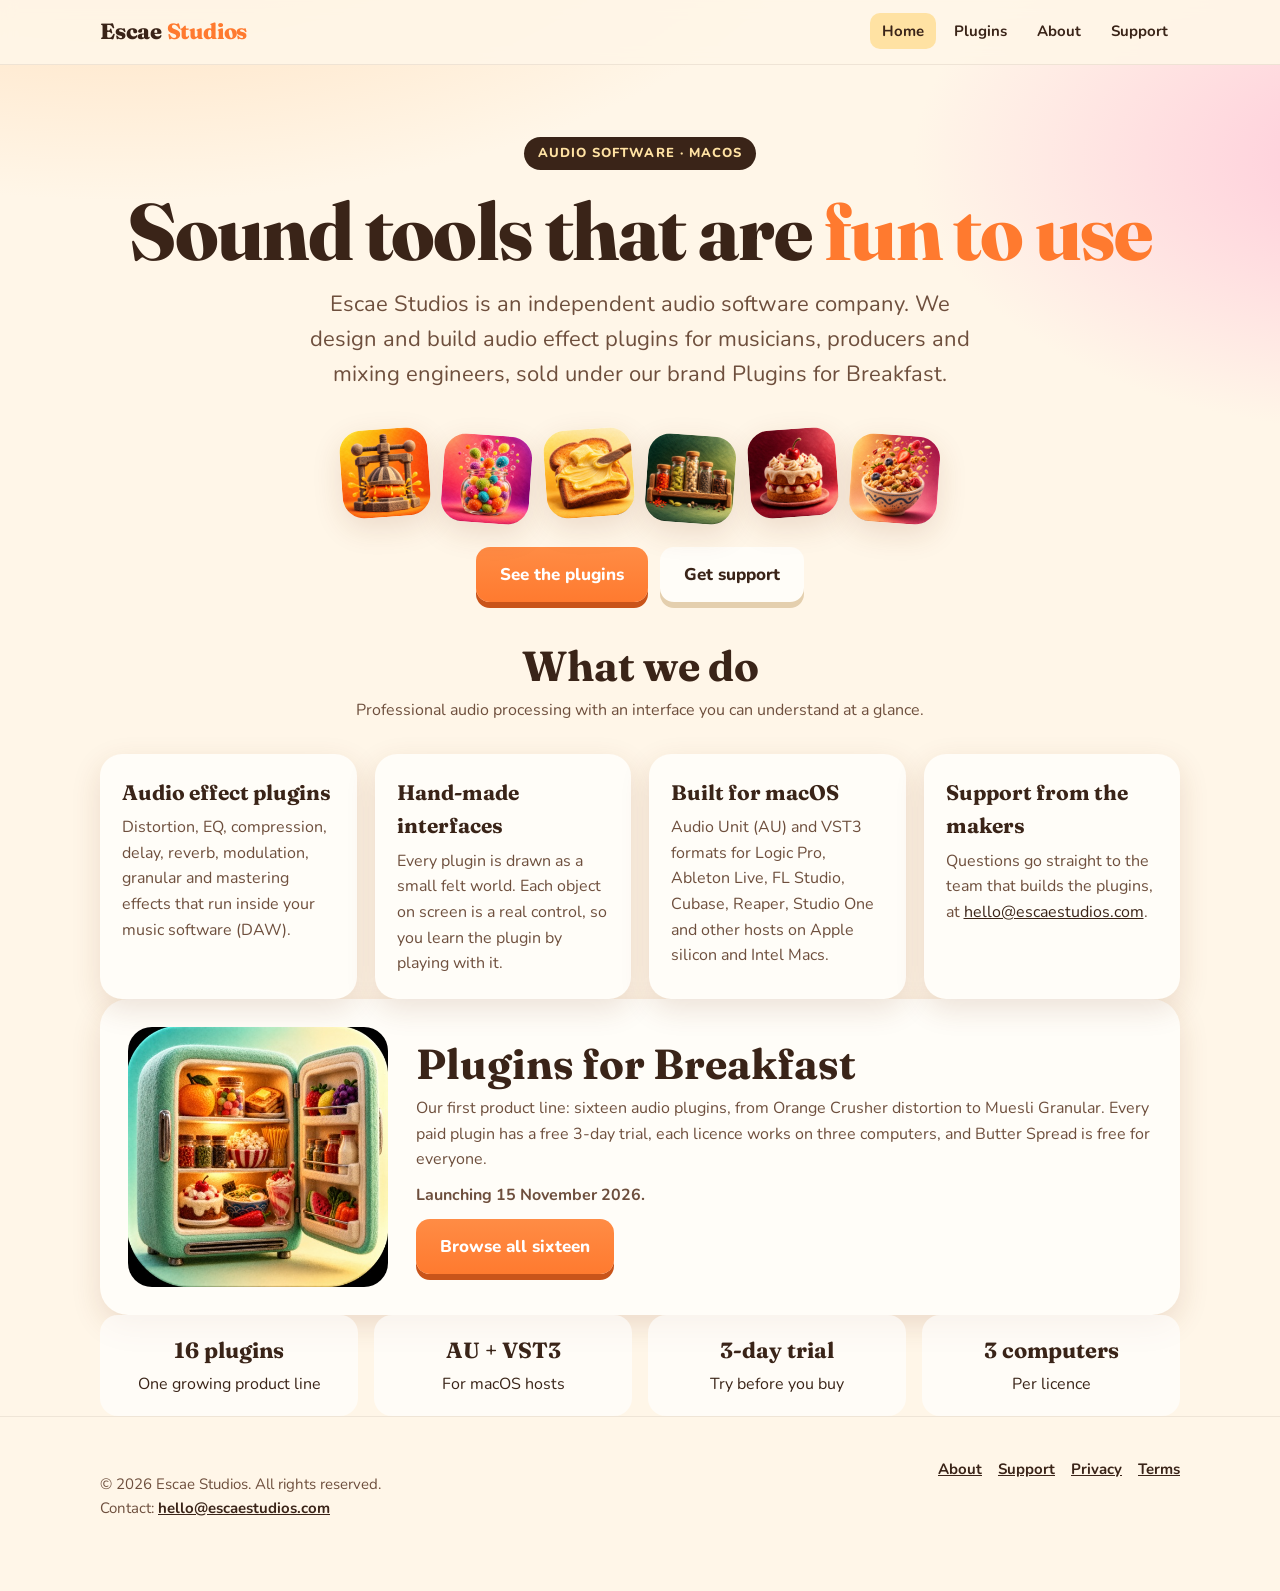
<file: index.html>
<!doctype html>
<html lang="en">
<head>
<meta charset="utf-8">
<meta name="viewport" content="width=device-width, initial-scale=1">
<title>Escae Studios · Audio software for music makers</title>
<meta name="description" content="Escae Studios is an independent audio software company. We make Plugins for Breakfast, a range of AU and VST3 audio effect plugins for macOS.">
<link rel="icon" href="img/orange-crusher.jpg">
<link rel="preconnect" href="https://fonts.googleapis.com">
<link rel="preconnect" href="https://fonts.gstatic.com" crossorigin>
<link href="https://fonts.googleapis.com/css2?family=Fraunces:opsz,wght@9..144,600;9..144,800&family=Nunito:wght@400;600;700;800&display=swap" rel="stylesheet">
<link rel="stylesheet" href="style.css">
</head>
<body>
<header class="topbar">
  <div class="wrap">
    <a class="brand" href="./">Escae <span>Studios</span></a>
    <nav aria-label="Main"><ul>
      <li><a href="./" aria-current="page">Home</a></li>
      <li><a href="plugins.html">Plugins</a></li>
      <li><a href="about.html">About</a></li>
      <li><a href="support.html">Support</a></li>
    </ul></nav>
  </div>
</header>

<main>
  <section class="hero wrap">
    <span class="badge">Audio software · macOS</span>
    <h1>Sound tools that are <span>fun to use</span></h1>
    <p class="lede">Escae Studios is an independent audio software company. We design and build audio effect plugins for musicians, producers and mixing engineers, sold under our brand Plugins for Breakfast.</p>
    <div class="hero-icons" aria-hidden="true">
      <img src="img/orange-crusher.jpg" alt="">
      <img src="img/popping-candy.jpg" alt="">
      <img src="img/butter-spread.jpg" alt="">
      <img src="img/spice-shelf.jpg" alt="">
      <img src="img/cherry-on-the-top.jpg" alt="">
      <img src="img/muesli-granular.jpg" alt="">
    </div>
    <div class="cta">
      <a class="btn" href="plugins.html">See the plugins</a>
      <a class="btn ghost" href="support.html">Get support</a>
    </div>
  </section>

  <section class="wrap">
    <h2 class="center">What we do</h2>
    <p class="sub center">Professional audio processing with an interface you can understand at a glance.</p>
    <div class="cards">
      <div class="card"><h3>Audio effect plugins</h3><p>Distortion, EQ, compression, delay, reverb, modulation, granular and mastering effects that run inside your music software (DAW).</p></div>
      <div class="card"><h3>Hand-made interfaces</h3><p>Every plugin is drawn as a small felt world. Each object on screen is a real control, so you learn the plugin by playing with it.</p></div>
      <div class="card"><h3>Built for macOS</h3><p>Audio Unit (AU) and VST3 formats for Logic Pro, Ableton Live, FL Studio, Cubase, Reaper, Studio One and other hosts on Apple silicon and Intel Macs.</p></div>
      <div class="card"><h3>Support from the makers</h3><p>Questions go straight to the team that builds the plugins, at <a href="mailto:hello@escaestudios.com">hello@escaestudios.com</a>.</p></div>
    </div>
  </section>

  <section class="wrap">
    <div class="split">
      <img src="img/full-fridge.jpg" alt="Full Fridge Bundle artwork: a felt fridge packed with every plugin">
      <div>
        <h2>Plugins for Breakfast</h2>
        <p>Our first product line: sixteen audio plugins, from Orange Crusher distortion to Muesli Granular. Every paid plugin has a free 3-day trial, each licence works on three computers, and Butter Spread is free for everyone.</p>
        <p><b>Launching 15 November 2026.</b></p>
        <a class="btn" href="plugins.html">Browse all sixteen</a>
      </div>
    </div>
  </section>

  <section class="wrap">
    <div class="facts">
      <div class="fact"><b>16 plugins</b>One growing product line</div>
      <div class="fact"><b>AU + VST3</b>For macOS hosts</div>
      <div class="fact"><b>3-day trial</b>Try before you buy</div>
      <div class="fact"><b>3 computers</b>Per licence</div>
    </div>
  </section>
</main>

<footer>
  <div class="wrap">
    <p>© 2026 Escae Studios. All rights reserved.<br>Contact: <a href="mailto:hello@escaestudios.com">hello@escaestudios.com</a></p>
    <ul>
      <li><a href="about.html">About</a></li>
      <li><a href="support.html">Support</a></li>
      <li><a href="privacy.html">Privacy</a></li>
      <li><a href="terms.html">Terms</a></li>
    </ul>
  </div>
</footer>
</body>
</html>
</file>
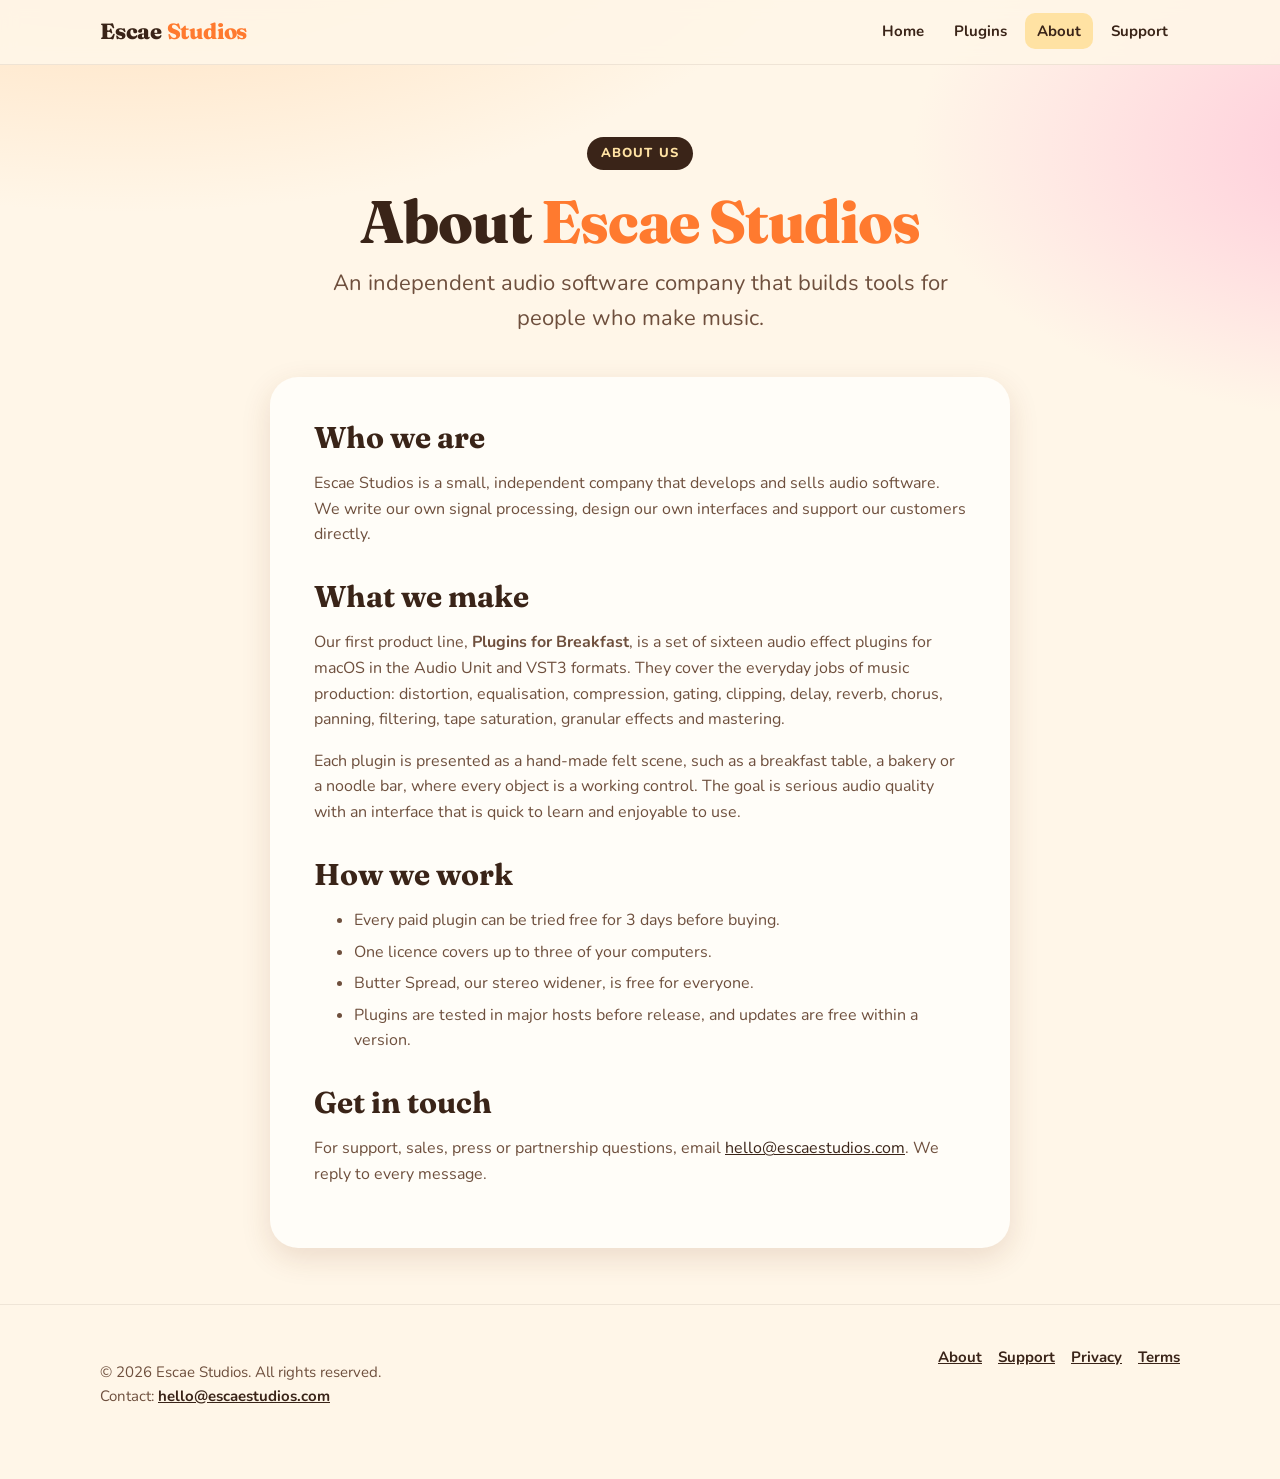
<file: about.html>
<!doctype html>
<html lang="en">
<head>
<meta charset="utf-8">
<meta name="viewport" content="width=device-width, initial-scale=1">
<title>About · Escae Studios</title>
<meta name="description" content="About Escae Studios, the independent audio software company behind Plugins for Breakfast.">
<link rel="icon" href="img/orange-crusher.jpg">
<link rel="preconnect" href="https://fonts.googleapis.com">
<link rel="preconnect" href="https://fonts.gstatic.com" crossorigin>
<link href="https://fonts.googleapis.com/css2?family=Fraunces:opsz,wght@9..144,600;9..144,800&family=Nunito:wght@400;600;700;800&display=swap" rel="stylesheet">
<link rel="stylesheet" href="style.css">
</head>
<body>
<header class="topbar">
  <div class="wrap">
    <a class="brand" href="./">Escae <span>Studios</span></a>
    <nav aria-label="Main"><ul>
      <li><a href="./">Home</a></li>
      <li><a href="plugins.html">Plugins</a></li>
      <li><a href="about.html" aria-current="page">About</a></li>
      <li><a href="support.html">Support</a></li>
    </ul></nav>
  </div>
</header>

<main>
  <section class="hero page-title wrap">
    <span class="badge">About us</span>
    <h1>About <span>Escae Studios</span></h1>
    <p class="lede">An independent audio software company that builds tools for people who make music.</p>
  </section>
  <section class="wrap narrow">
    <div class="prose">
      <h2>Who we are</h2>
      <p>Escae Studios is a small, independent company that develops and sells audio software. We write our own signal processing, design our own interfaces and support our customers directly.</p>
      <h2>What we make</h2>
      <p>Our first product line, <b>Plugins for Breakfast</b>, is a set of sixteen audio effect plugins for macOS in the Audio Unit and VST3 formats. They cover the everyday jobs of music production: distortion, equalisation, compression, gating, clipping, delay, reverb, chorus, panning, filtering, tape saturation, granular effects and mastering.</p>
      <p>Each plugin is presented as a hand-made felt scene, such as a breakfast table, a bakery or a noodle bar, where every object is a working control. The goal is serious audio quality with an interface that is quick to learn and enjoyable to use.</p>
      <h2>How we work</h2>
      <ul>
        <li>Every paid plugin can be tried free for 3 days before buying.</li>
        <li>One licence covers up to three of your computers.</li>
        <li>Butter Spread, our stereo widener, is free for everyone.</li>
        <li>Plugins are tested in major hosts before release, and updates are free within a version.</li>
      </ul>
      <h2>Get in touch</h2>
      <p>For support, sales, press or partnership questions, email <a href="mailto:hello@escaestudios.com">hello@escaestudios.com</a>. We reply to every message.</p>
    </div>
  </section>
</main>

<footer>
  <div class="wrap">
    <p>© 2026 Escae Studios. All rights reserved.<br>Contact: <a href="mailto:hello@escaestudios.com">hello@escaestudios.com</a></p>
    <ul>
      <li><a href="about.html">About</a></li>
      <li><a href="support.html">Support</a></li>
      <li><a href="privacy.html">Privacy</a></li>
      <li><a href="terms.html">Terms</a></li>
    </ul>
  </div>
</footer>
</body>
</html>
</file>
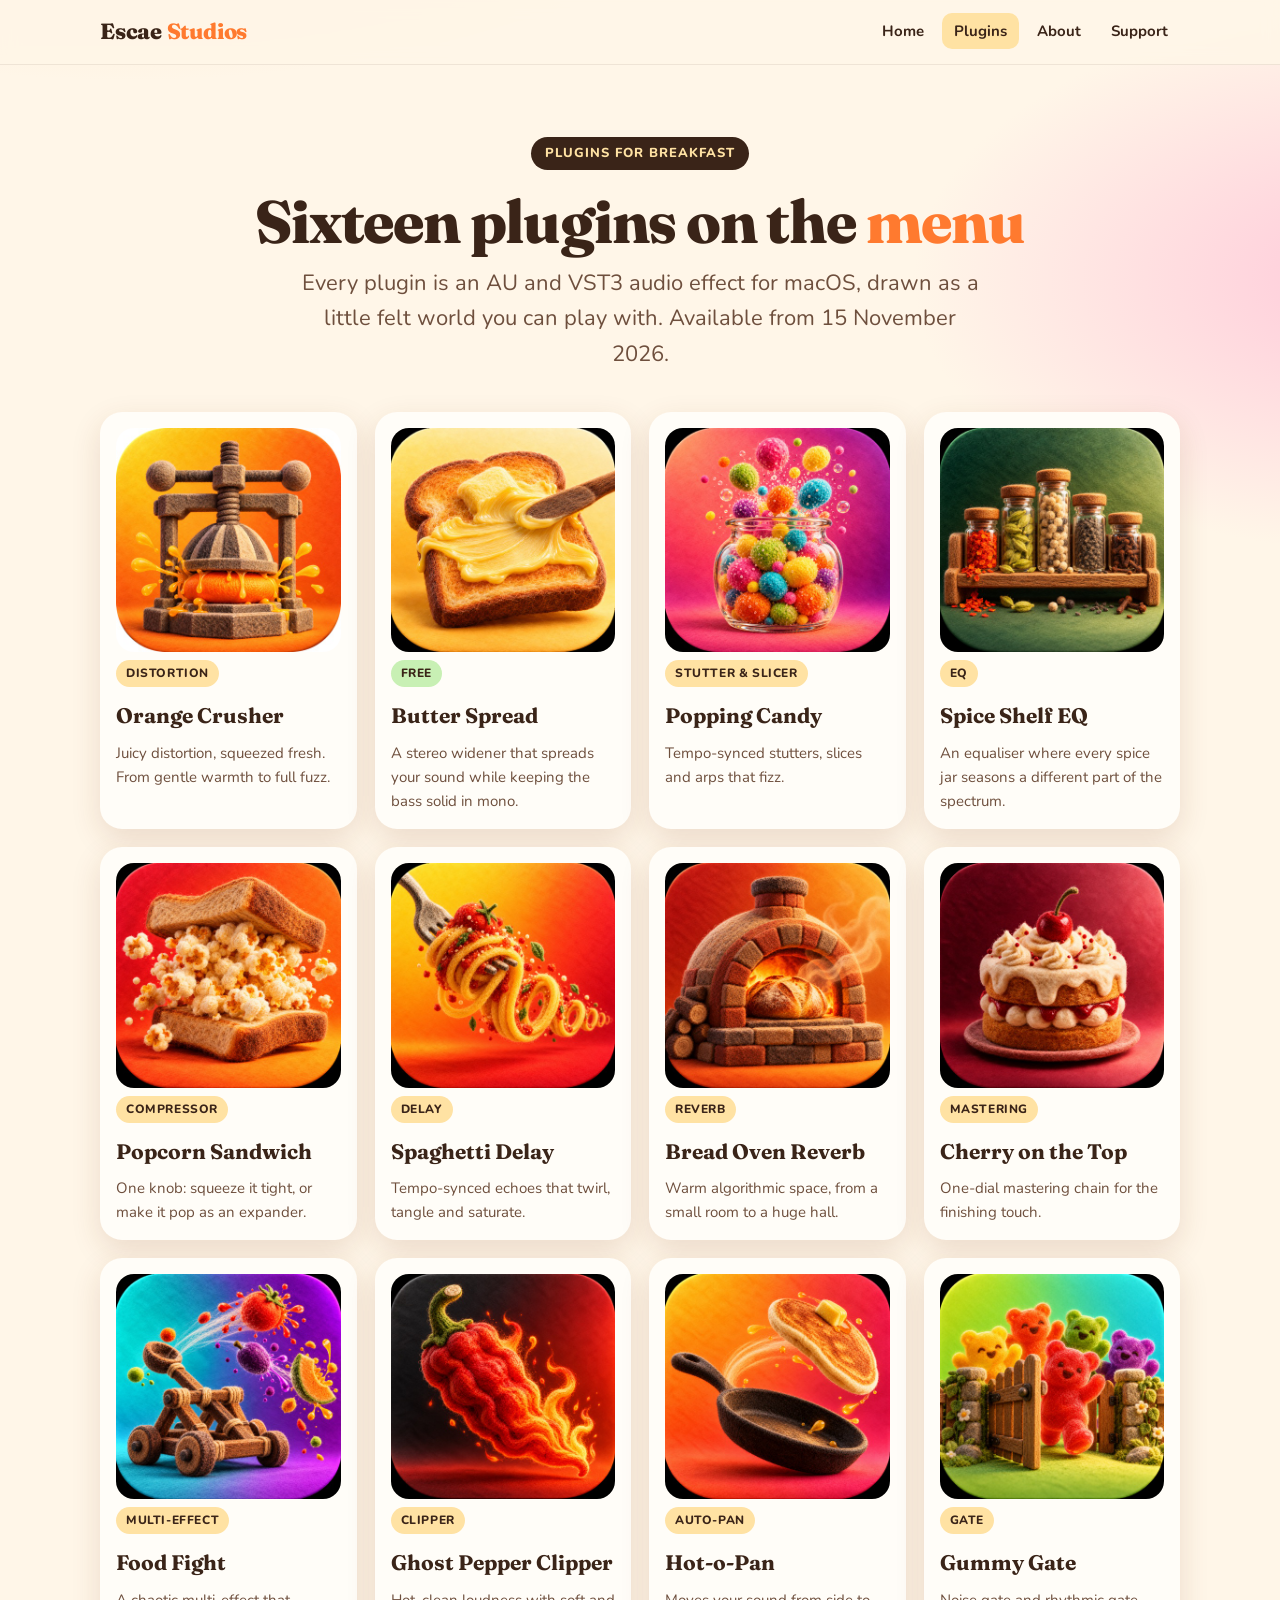
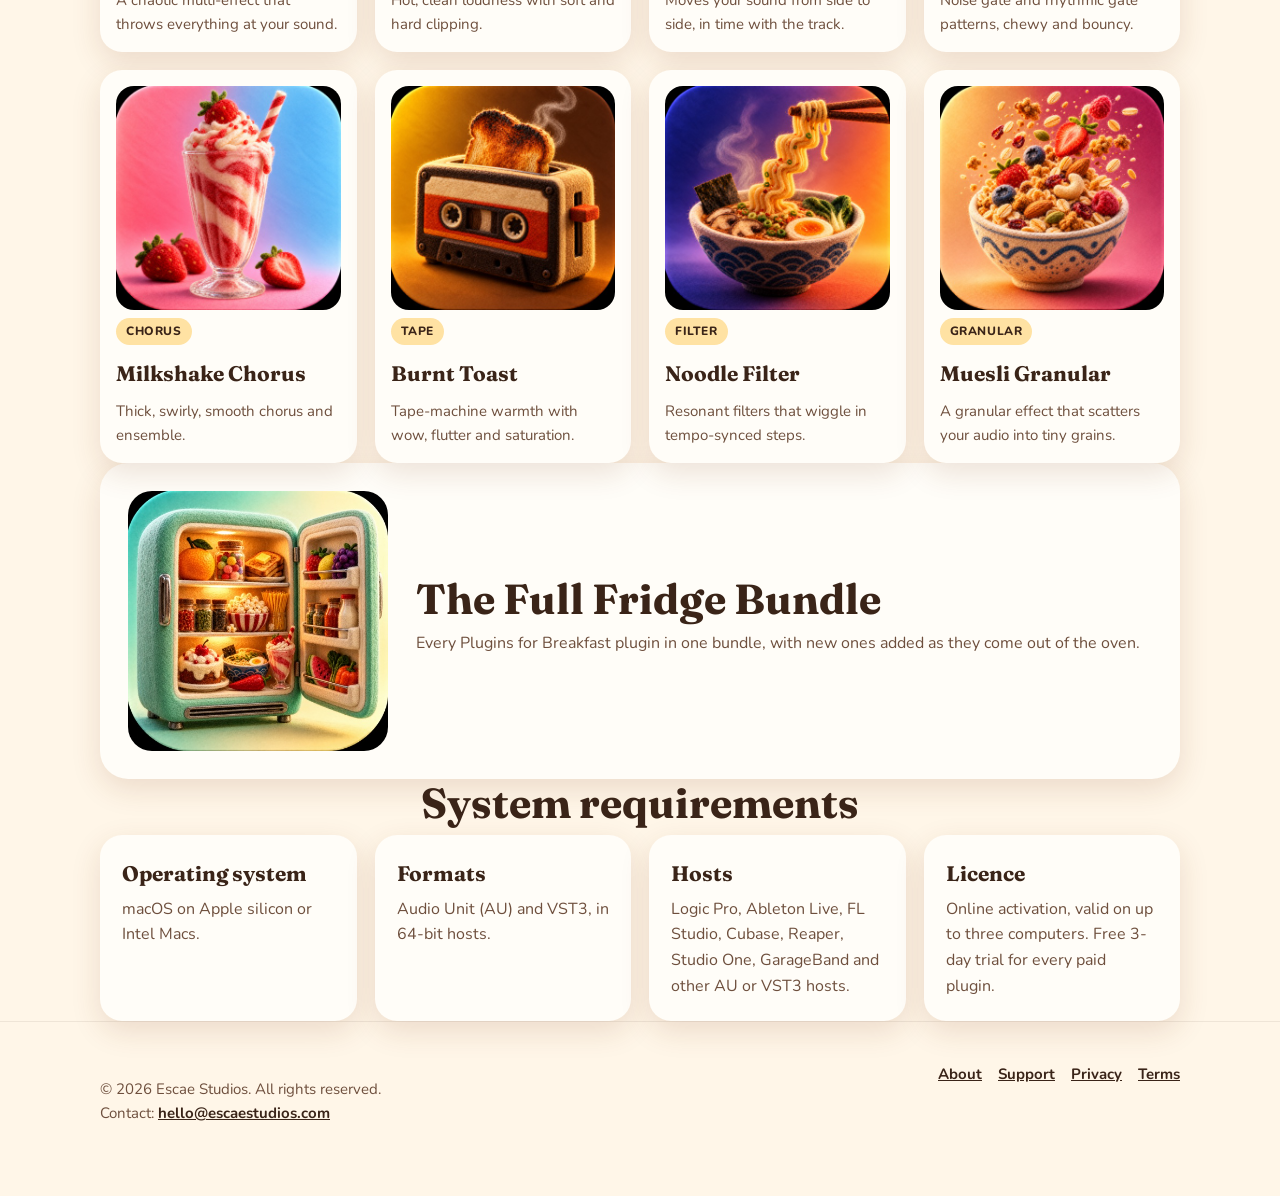
<file: plugins.html>
<!doctype html>
<html lang="en">
<head>
<meta charset="utf-8">
<meta name="viewport" content="width=device-width, initial-scale=1">
<title>Plugins · Escae Studios</title>
<meta name="description" content="The Plugins for Breakfast range by Escae Studios: sixteen AU and VST3 audio effect plugins for macOS.">
<link rel="icon" href="img/orange-crusher.jpg">
<link rel="preconnect" href="https://fonts.googleapis.com">
<link rel="preconnect" href="https://fonts.gstatic.com" crossorigin>
<link href="https://fonts.googleapis.com/css2?family=Fraunces:opsz,wght@9..144,600;9..144,800&family=Nunito:wght@400;600;700;800&display=swap" rel="stylesheet">
<link rel="stylesheet" href="style.css">
</head>
<body>
<header class="topbar">
  <div class="wrap">
    <a class="brand" href="./">Escae <span>Studios</span></a>
    <nav aria-label="Main"><ul>
      <li><a href="./">Home</a></li>
      <li><a href="plugins.html" aria-current="page">Plugins</a></li>
      <li><a href="about.html">About</a></li>
      <li><a href="support.html">Support</a></li>
    </ul></nav>
  </div>
</header>

<main>
  <section class="hero page-title wrap">
    <span class="badge">Plugins for Breakfast</span>
    <h1>Sixteen plugins on the <span>menu</span></h1>
    <p class="lede">Every plugin is an AU and VST3 audio effect for macOS, drawn as a little felt world you can play with. Available from 15 November 2026.</p>
  </section>
  <section class="wrap">
    <div class="menu">
      <article class="item"><img src="img/orange-crusher.jpg" alt="Orange Crusher artwork" loading="lazy"><span class="tag">Distortion</span><h3>Orange Crusher</h3><p>Juicy distortion, squeezed fresh. From gentle warmth to full fuzz.</p></article>
      <article class="item"><img src="img/butter-spread.jpg" alt="Butter Spread artwork" loading="lazy"><span class="tag free">Free</span><h3>Butter Spread</h3><p>A stereo widener that spreads your sound while keeping the bass solid in mono.</p></article>
      <article class="item"><img src="img/popping-candy.jpg" alt="Popping Candy artwork" loading="lazy"><span class="tag">Stutter &amp; slicer</span><h3>Popping Candy</h3><p>Tempo-synced stutters, slices and arps that fizz.</p></article>
      <article class="item"><img src="img/spice-shelf.jpg" alt="Spice Shelf EQ artwork" loading="lazy"><span class="tag">EQ</span><h3>Spice Shelf EQ</h3><p>An equaliser where every spice jar seasons a different part of the spectrum.</p></article>
      <article class="item"><img src="img/popcorn-sandwich.jpg" alt="Popcorn Sandwich artwork" loading="lazy"><span class="tag">Compressor</span><h3>Popcorn Sandwich</h3><p>One knob: squeeze it tight, or make it pop as an expander.</p></article>
      <article class="item"><img src="img/spaghetti-delay.jpg" alt="Spaghetti Delay artwork" loading="lazy"><span class="tag">Delay</span><h3>Spaghetti Delay</h3><p>Tempo-synced echoes that twirl, tangle and saturate.</p></article>
      <article class="item"><img src="img/bread-oven.jpg" alt="Bread Oven Reverb artwork" loading="lazy"><span class="tag">Reverb</span><h3>Bread Oven Reverb</h3><p>Warm algorithmic space, from a small room to a huge hall.</p></article>
      <article class="item"><img src="img/cherry-on-the-top.jpg" alt="Cherry on the Top artwork" loading="lazy"><span class="tag">Mastering</span><h3>Cherry on the Top</h3><p>One-dial mastering chain for the finishing touch.</p></article>
      <article class="item"><img src="img/food-fight.jpg" alt="Food Fight artwork" loading="lazy"><span class="tag">Multi-effect</span><h3>Food Fight</h3><p>A chaotic multi-effect that throws everything at your sound.</p></article>
      <article class="item"><img src="img/ghost-pepper.jpg" alt="Ghost Pepper Clipper artwork" loading="lazy"><span class="tag">Clipper</span><h3>Ghost Pepper Clipper</h3><p>Hot, clean loudness with soft and hard clipping.</p></article>
      <article class="item"><img src="img/hot-o-pan.jpg" alt="Hot-o-Pan artwork" loading="lazy"><span class="tag">Auto-pan</span><h3>Hot-o-Pan</h3><p>Moves your sound from side to side, in time with the track.</p></article>
      <article class="item"><img src="img/gummy-gate.jpg" alt="Gummy Gate artwork" loading="lazy"><span class="tag">Gate</span><h3>Gummy Gate</h3><p>Noise gate and rhythmic gate patterns, chewy and bouncy.</p></article>
      <article class="item"><img src="img/milkshake-chorus.jpg" alt="Milkshake Chorus artwork" loading="lazy"><span class="tag">Chorus</span><h3>Milkshake Chorus</h3><p>Thick, swirly, smooth chorus and ensemble.</p></article>
      <article class="item"><img src="img/burnt-toast.jpg" alt="Burnt Toast artwork" loading="lazy"><span class="tag">Tape</span><h3>Burnt Toast</h3><p>Tape-machine warmth with wow, flutter and saturation.</p></article>
      <article class="item"><img src="img/noodle-filter.jpg" alt="Noodle Filter artwork" loading="lazy"><span class="tag">Filter</span><h3>Noodle Filter</h3><p>Resonant filters that wiggle in tempo-synced steps.</p></article>
      <article class="item"><img src="img/muesli-granular.jpg" alt="Muesli Granular artwork" loading="lazy"><span class="tag">Granular</span><h3>Muesli Granular</h3><p>A granular effect that scatters your audio into tiny grains.</p></article>
    </div>
  </section>
  <section class="wrap">
    <div class="split">
      <img src="img/full-fridge.jpg" alt="Full Fridge Bundle artwork">
      <div>
        <h2>The Full Fridge Bundle</h2>
        <p>Every Plugins for Breakfast plugin in one bundle, with new ones added as they come out of the oven.</p>
      </div>
    </div>
  </section>
  <section class="wrap">
    <h2 class="center">System requirements</h2>
    <div class="cards">
      <div class="card"><h3>Operating system</h3><p>macOS on Apple silicon or Intel Macs.</p></div>
      <div class="card"><h3>Formats</h3><p>Audio Unit (AU) and VST3, in 64-bit hosts.</p></div>
      <div class="card"><h3>Hosts</h3><p>Logic Pro, Ableton Live, FL Studio, Cubase, Reaper, Studio One, GarageBand and other AU or VST3 hosts.</p></div>
      <div class="card"><h3>Licence</h3><p>Online activation, valid on up to three computers. Free 3-day trial for every paid plugin.</p></div>
    </div>
  </section>
</main>

<footer>
  <div class="wrap">
    <p>© 2026 Escae Studios. All rights reserved.<br>Contact: <a href="mailto:hello@escaestudios.com">hello@escaestudios.com</a></p>
    <ul>
      <li><a href="about.html">About</a></li>
      <li><a href="support.html">Support</a></li>
      <li><a href="privacy.html">Privacy</a></li>
      <li><a href="terms.html">Terms</a></li>
    </ul>
  </div>
</footer>
</body>
</html>
</file>
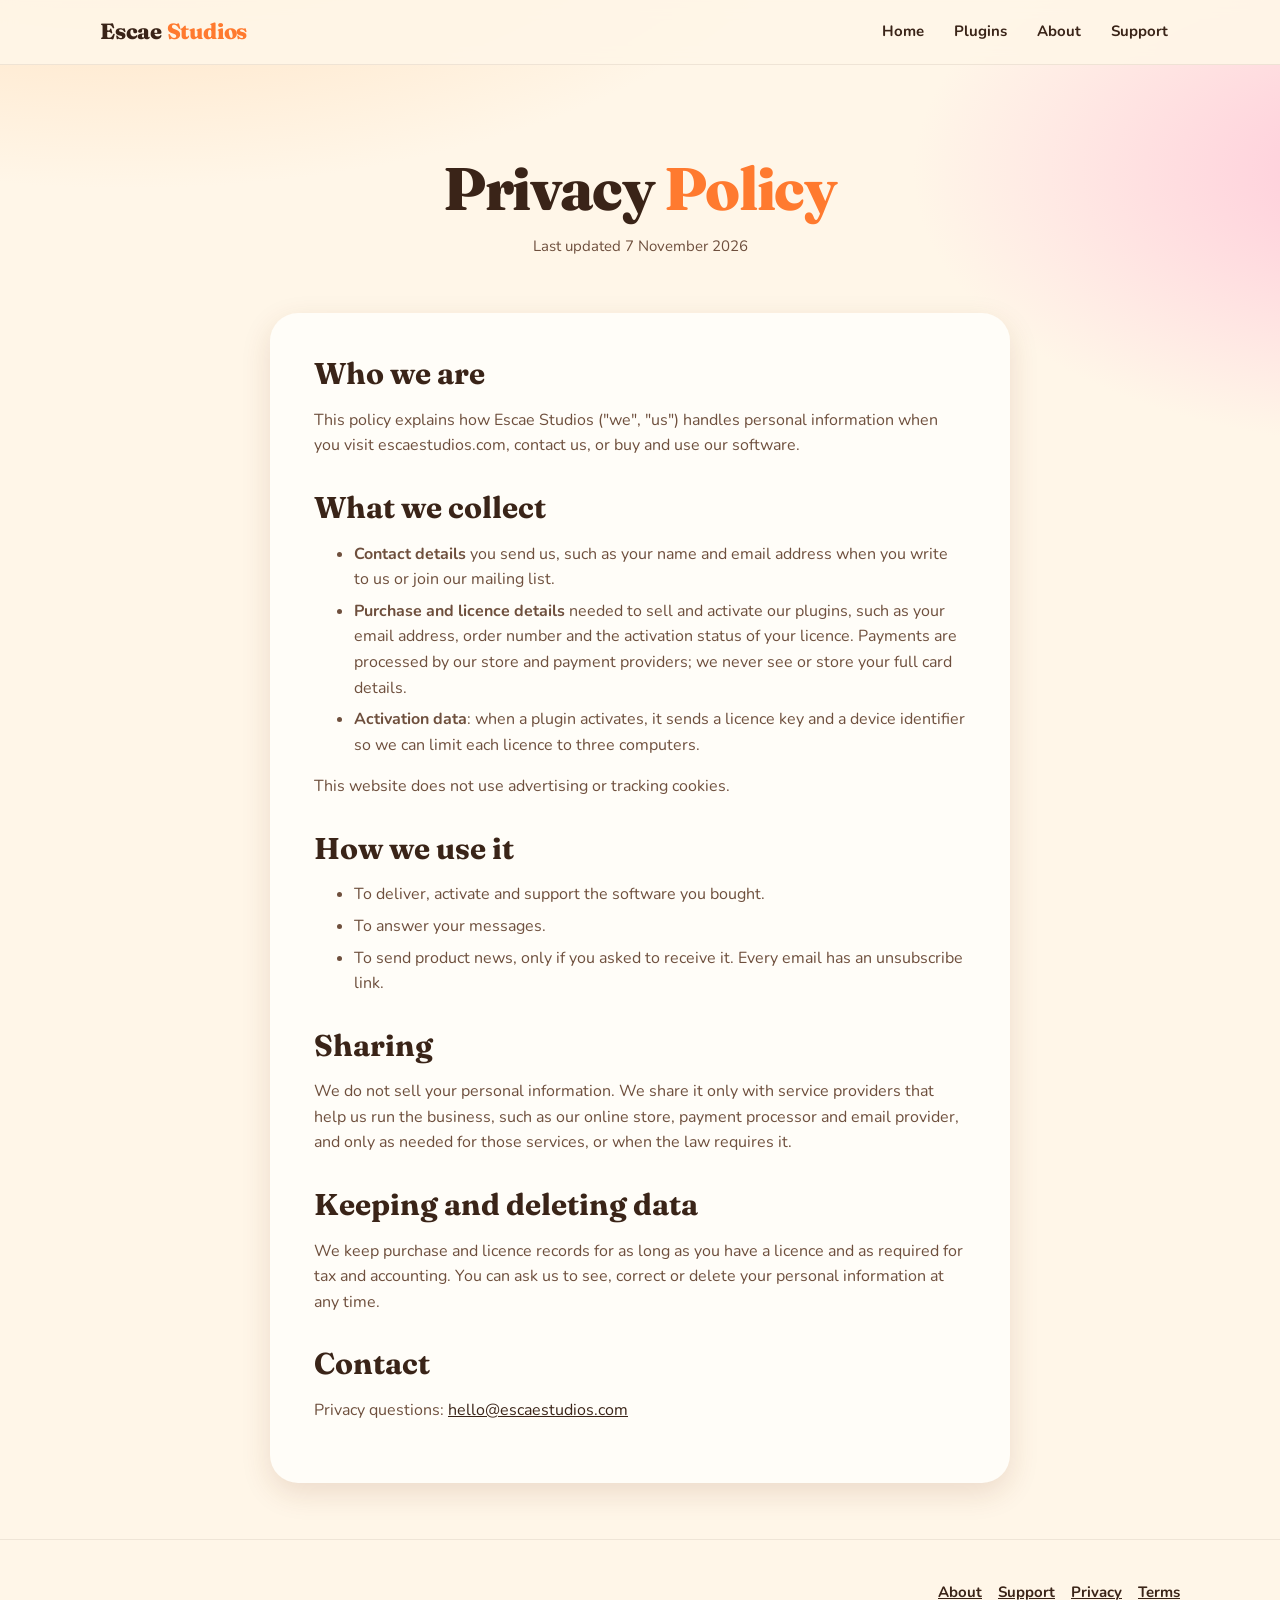
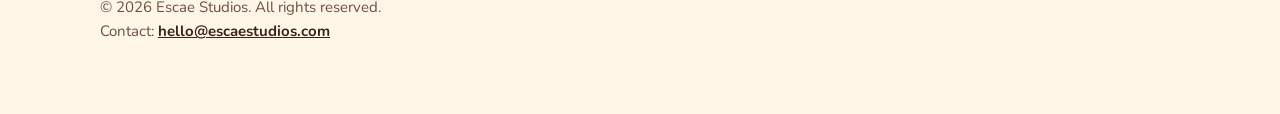
<file: privacy.html>
<!doctype html>
<html lang="en">
<head>
<meta charset="utf-8">
<meta name="viewport" content="width=device-width, initial-scale=1">
<title>Privacy Policy · Escae Studios</title>
<meta name="description" content="Privacy policy for Escae Studios and Plugins for Breakfast.">
<link rel="icon" href="img/orange-crusher.jpg">
<link rel="preconnect" href="https://fonts.googleapis.com">
<link rel="preconnect" href="https://fonts.gstatic.com" crossorigin>
<link href="https://fonts.googleapis.com/css2?family=Fraunces:opsz,wght@9..144,600;9..144,800&family=Nunito:wght@400;600;700;800&display=swap" rel="stylesheet">
<link rel="stylesheet" href="style.css">
</head>
<body>
<header class="topbar">
  <div class="wrap">
    <a class="brand" href="./">Escae <span>Studios</span></a>
    <nav aria-label="Main"><ul>
      <li><a href="./">Home</a></li>
      <li><a href="plugins.html">Plugins</a></li>
      <li><a href="about.html">About</a></li>
      <li><a href="support.html">Support</a></li>
    </ul></nav>
  </div>
</header>

<main>
  <section class="hero page-title wrap">
    <h1>Privacy <span>Policy</span></h1>
    <p class="meta">Last updated 7 November 2026</p>
  </section>
  <section class="wrap narrow">
    <div class="prose">
      <h2>Who we are</h2>
      <p>This policy explains how Escae Studios ("we", "us") handles personal information when you visit escaestudios.com, contact us, or buy and use our software.</p>
      <h2>What we collect</h2>
      <ul>
        <li><b>Contact details</b> you send us, such as your name and email address when you write to us or join our mailing list.</li>
        <li><b>Purchase and licence details</b> needed to sell and activate our plugins, such as your email address, order number and the activation status of your licence. Payments are processed by our store and payment providers; we never see or store your full card details.</li>
        <li><b>Activation data</b>: when a plugin activates, it sends a licence key and a device identifier so we can limit each licence to three computers.</li>
      </ul>
      <p>This website does not use advertising or tracking cookies.</p>
      <h2>How we use it</h2>
      <ul>
        <li>To deliver, activate and support the software you bought.</li>
        <li>To answer your messages.</li>
        <li>To send product news, only if you asked to receive it. Every email has an unsubscribe link.</li>
      </ul>
      <h2>Sharing</h2>
      <p>We do not sell your personal information. We share it only with service providers that help us run the business, such as our online store, payment processor and email provider, and only as needed for those services, or when the law requires it.</p>
      <h2>Keeping and deleting data</h2>
      <p>We keep purchase and licence records for as long as you have a licence and as required for tax and accounting. You can ask us to see, correct or delete your personal information at any time.</p>
      <h2>Contact</h2>
      <p>Privacy questions: <a href="mailto:hello@escaestudios.com">hello@escaestudios.com</a></p>
    </div>
  </section>
</main>

<footer>
  <div class="wrap">
    <p>© 2026 Escae Studios. All rights reserved.<br>Contact: <a href="mailto:hello@escaestudios.com">hello@escaestudios.com</a></p>
    <ul>
      <li><a href="about.html">About</a></li>
      <li><a href="support.html">Support</a></li>
      <li><a href="privacy.html">Privacy</a></li>
      <li><a href="terms.html">Terms</a></li>
    </ul>
  </div>
</footer>
</body>
</html>
</file>
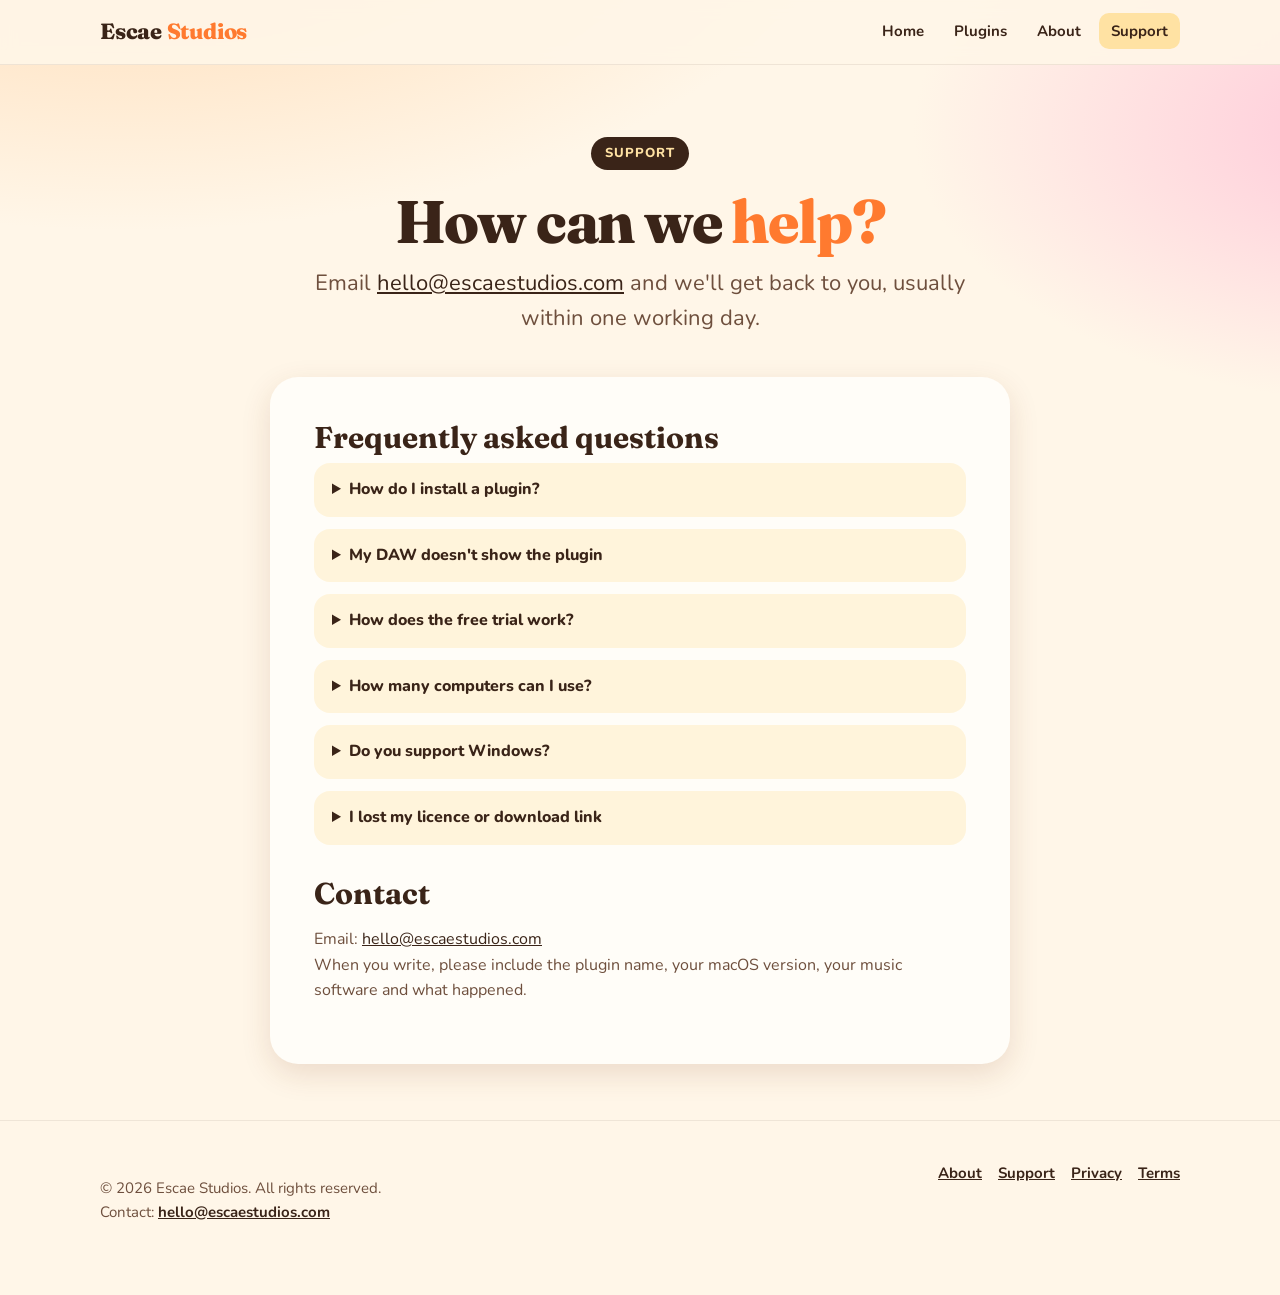
<file: support.html>
<!doctype html>
<html lang="en">
<head>
<meta charset="utf-8">
<meta name="viewport" content="width=device-width, initial-scale=1">
<title>Support · Escae Studios</title>
<meta name="description" content="Help with installing, activating and using Escae Studios plugins.">
<link rel="icon" href="img/orange-crusher.jpg">
<link rel="preconnect" href="https://fonts.googleapis.com">
<link rel="preconnect" href="https://fonts.gstatic.com" crossorigin>
<link href="https://fonts.googleapis.com/css2?family=Fraunces:opsz,wght@9..144,600;9..144,800&family=Nunito:wght@400;600;700;800&display=swap" rel="stylesheet">
<link rel="stylesheet" href="style.css">
</head>
<body>
<header class="topbar">
  <div class="wrap">
    <a class="brand" href="./">Escae <span>Studios</span></a>
    <nav aria-label="Main"><ul>
      <li><a href="./">Home</a></li>
      <li><a href="plugins.html">Plugins</a></li>
      <li><a href="about.html">About</a></li>
      <li><a href="support.html" aria-current="page">Support</a></li>
    </ul></nav>
  </div>
</header>

<main>
  <section class="hero page-title wrap">
    <span class="badge">Support</span>
    <h1>How can we <span>help?</span></h1>
    <p class="lede">Email <a href="mailto:hello@escaestudios.com">hello@escaestudios.com</a> and we'll get back to you, usually within one working day.</p>
  </section>
  <section class="wrap narrow">
    <div class="prose">
      <h2>Frequently asked questions</h2>
      <details><summary>How do I install a plugin?</summary><p>Download the installer for macOS and open it. It places the AU version in /Library/Audio/Plug-Ins/Components and the VST3 version in /Library/Audio/Plug-Ins/VST3. Then restart your music software or rescan plugins.</p></details>
      <details><summary>My DAW doesn't show the plugin</summary><p>Rescan plugins in your host's preferences. In Logic Pro, open the Plug-in Manager and reset or rescan the plugin. Make sure your host supports AU or VST3 on macOS.</p></details>
      <details><summary>How does the free trial work?</summary><p>Every paid plugin runs fully for 3 days so you can try it in your own projects. After that, activate a licence to keep using it.</p></details>
      <details><summary>How many computers can I use?</summary><p>Each licence can be activated on up to three computers. To move a licence, deactivate it on the old machine first, or email us and we'll reset it.</p></details>
      <details><summary>Do you support Windows?</summary><p>Our plugins launch on macOS first. Tell us at hello@escaestudios.com if you'd like a Windows version.</p></details>
      <details><summary>I lost my licence or download link</summary><p>Email us from the address you bought with and we'll send it again.</p></details>
      <h2>Contact</h2>
      <p>Email: <a href="mailto:hello@escaestudios.com">hello@escaestudios.com</a><br>When you write, please include the plugin name, your macOS version, your music software and what happened.</p>
    </div>
  </section>
</main>

<footer>
  <div class="wrap">
    <p>© 2026 Escae Studios. All rights reserved.<br>Contact: <a href="mailto:hello@escaestudios.com">hello@escaestudios.com</a></p>
    <ul>
      <li><a href="about.html">About</a></li>
      <li><a href="support.html">Support</a></li>
      <li><a href="privacy.html">Privacy</a></li>
      <li><a href="terms.html">Terms</a></li>
    </ul>
  </div>
</footer>
</body>
</html>
</file>
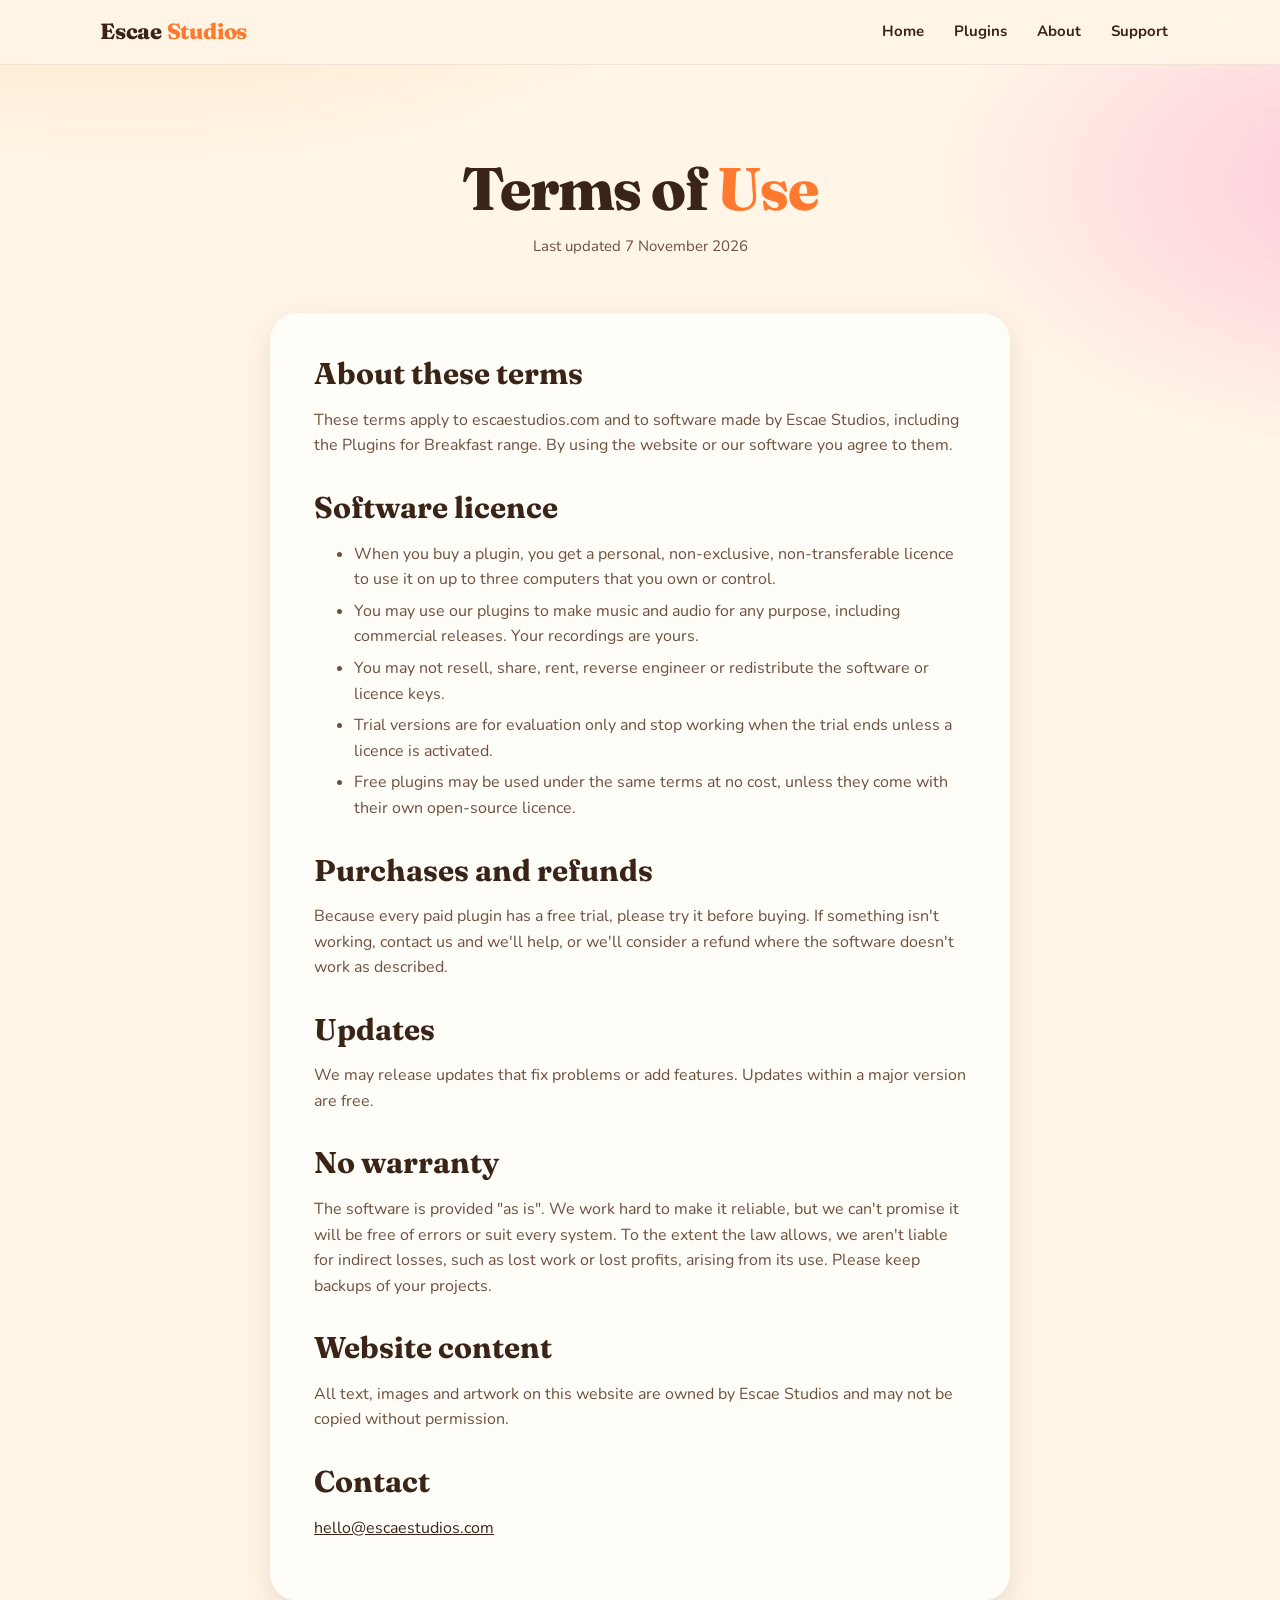
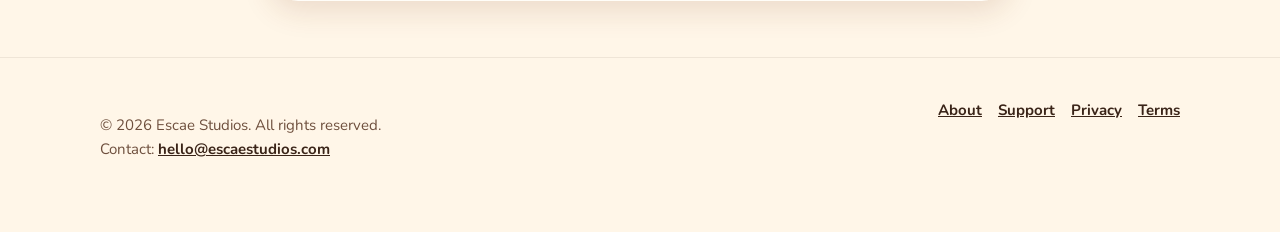
<file: terms.html>
<!doctype html>
<html lang="en">
<head>
<meta charset="utf-8">
<meta name="viewport" content="width=device-width, initial-scale=1">
<title>Terms of Use · Escae Studios</title>
<meta name="description" content="Terms of use and software licence terms for Escae Studios products.">
<link rel="icon" href="img/orange-crusher.jpg">
<link rel="preconnect" href="https://fonts.googleapis.com">
<link rel="preconnect" href="https://fonts.gstatic.com" crossorigin>
<link href="https://fonts.googleapis.com/css2?family=Fraunces:opsz,wght@9..144,600;9..144,800&family=Nunito:wght@400;600;700;800&display=swap" rel="stylesheet">
<link rel="stylesheet" href="style.css">
</head>
<body>
<header class="topbar">
  <div class="wrap">
    <a class="brand" href="./">Escae <span>Studios</span></a>
    <nav aria-label="Main"><ul>
      <li><a href="./">Home</a></li>
      <li><a href="plugins.html">Plugins</a></li>
      <li><a href="about.html">About</a></li>
      <li><a href="support.html">Support</a></li>
    </ul></nav>
  </div>
</header>

<main>
  <section class="hero page-title wrap">
    <h1>Terms of <span>Use</span></h1>
    <p class="meta">Last updated 7 November 2026</p>
  </section>
  <section class="wrap narrow">
    <div class="prose">
      <h2>About these terms</h2>
      <p>These terms apply to escaestudios.com and to software made by Escae Studios, including the Plugins for Breakfast range. By using the website or our software you agree to them.</p>
      <h2>Software licence</h2>
      <ul>
        <li>When you buy a plugin, you get a personal, non-exclusive, non-transferable licence to use it on up to three computers that you own or control.</li>
        <li>You may use our plugins to make music and audio for any purpose, including commercial releases. Your recordings are yours.</li>
        <li>You may not resell, share, rent, reverse engineer or redistribute the software or licence keys.</li>
        <li>Trial versions are for evaluation only and stop working when the trial ends unless a licence is activated.</li>
        <li>Free plugins may be used under the same terms at no cost, unless they come with their own open-source licence.</li>
      </ul>
      <h2>Purchases and refunds</h2>
      <p>Because every paid plugin has a free trial, please try it before buying. If something isn't working, contact us and we'll help, or we'll consider a refund where the software doesn't work as described.</p>
      <h2>Updates</h2>
      <p>We may release updates that fix problems or add features. Updates within a major version are free.</p>
      <h2>No warranty</h2>
      <p>The software is provided "as is". We work hard to make it reliable, but we can't promise it will be free of errors or suit every system. To the extent the law allows, we aren't liable for indirect losses, such as lost work or lost profits, arising from its use. Please keep backups of your projects.</p>
      <h2>Website content</h2>
      <p>All text, images and artwork on this website are owned by Escae Studios and may not be copied without permission.</p>
      <h2>Contact</h2>
      <p><a href="mailto:hello@escaestudios.com">hello@escaestudios.com</a></p>
    </div>
  </section>
</main>

<footer>
  <div class="wrap">
    <p>© 2026 Escae Studios. All rights reserved.<br>Contact: <a href="mailto:hello@escaestudios.com">hello@escaestudios.com</a></p>
    <ul>
      <li><a href="about.html">About</a></li>
      <li><a href="support.html">Support</a></li>
      <li><a href="privacy.html">Privacy</a></li>
      <li><a href="terms.html">Terms</a></li>
    </ul>
  </div>
</footer>
</body>
</html>
</file>
<file: style.css>
:root {
  --cream: #fff6e8;
  --butter: #ffe2a3;
  --tangerine: #ff7a2f;
  --berry: #e8457c;
  --ink: #3a2418;
  --ink-soft: #6e4f3d;
  --card: #fffdf8;
  --shadow: 0 10px 30px rgba(120, 60, 20, .14);
}
* { box-sizing: border-box; }
html { scroll-behavior: smooth; }
body {
  margin: 0;
  font-family: "Nunito", system-ui, -apple-system, sans-serif;
  color: var(--ink);
  background:
    radial-gradient(1200px 600px at 10% -10%, #ffd9b0 0%, transparent 60%),
    radial-gradient(900px 500px at 110% 10%, #ffc7d9 0%, transparent 55%),
    var(--cream);
  line-height: 1.6;
}
a { color: var(--ink); }
.wrap { max-width: 1120px; margin: 0 auto; padding: 0 20px; }
.narrow { max-width: 780px; }

/* top bar */
.topbar { position: sticky; top: 0; z-index: 10; background: rgba(255, 246, 232, .92); backdrop-filter: blur(8px); border-bottom: 1px solid rgba(58, 36, 24, .08); }
.topbar .wrap { display: flex; align-items: center; justify-content: space-between; gap: 16px; min-height: 64px; flex-wrap: wrap; }
.brand { font-family: "Fraunces", Georgia, serif; font-weight: 800; font-size: 22px; text-decoration: none; letter-spacing: -.01em; }
.brand span { color: var(--tangerine); }
nav ul { list-style: none; display: flex; gap: 6px; margin: 0; padding: 0; flex-wrap: wrap; }
nav a { text-decoration: none; font-weight: 700; padding: 8px 12px; border-radius: 10px; font-size: 15px; }
nav a:hover, nav a[aria-current="page"] { background: var(--butter); }

/* hero */
.hero { padding: 72px 0 40px; text-align: center; }
.badge { display: inline-block; padding: 6px 14px; border-radius: 999px; background: var(--ink); color: var(--butter); font-weight: 800; font-size: 13px; letter-spacing: .08em; text-transform: uppercase; }
h1 { font-family: "Fraunces", Georgia, serif; font-weight: 800; font-size: clamp(40px, 7vw, 80px); line-height: 1.04; margin: 20px 0 14px; letter-spacing: -.02em; }
h1 span { color: var(--tangerine); }
.page-title h1 { font-size: clamp(36px, 5.5vw, 60px); }
.lede { font-size: clamp(18px, 2.4vw, 22px); color: var(--ink-soft); max-width: 680px; margin: 0 auto; }
.hero-icons { display: flex; justify-content: center; gap: 14px; margin: 36px 0 8px; flex-wrap: wrap; }
.hero-icons img { width: 88px; height: 88px; border-radius: 22px; box-shadow: var(--shadow); }
.hero-icons img:nth-child(odd) { transform: rotate(-4deg); }
.hero-icons img:nth-child(even) { transform: rotate(4deg) translateY(6px); }
.cta { margin-top: 30px; display: flex; gap: 12px; justify-content: center; flex-wrap: wrap; }
.btn { display: inline-block; padding: 14px 24px; border-radius: 14px; text-decoration: none; background: linear-gradient(180deg, #ff8c45, var(--tangerine)); color: #fff; font-weight: 800; font-size: 17px; box-shadow: 0 6px 0 #c9541a; }
.btn.ghost { background: var(--card); color: var(--ink); box-shadow: 0 6px 0 #e4cfae; }
.btn:active { transform: translateY(4px); box-shadow: 0 2px 0 #c9541a; }

section { padding: 48px 0; }
h2 { font-family: "Fraunces", Georgia, serif; font-size: clamp(28px, 4.2vw, 42px); margin: 0 0 8px; line-height: 1.15; }
.center { text-align: center; }
.sub { color: var(--ink-soft); margin: 0 0 30px; }
h3 { font-family: "Fraunces", Georgia, serif; font-size: 21px; margin: 0 0 6px; }

.cards { display: grid; grid-template-columns: repeat(auto-fit, minmax(240px, 1fr)); gap: 18px; }
.card { background: var(--card); border-radius: 22px; padding: 22px; box-shadow: var(--shadow); }
.card p { margin: 0; color: var(--ink-soft); }

.menu { display: grid; grid-template-columns: repeat(auto-fill, minmax(210px, 1fr)); gap: 18px; }
.item { background: var(--card); border-radius: 22px; padding: 16px; box-shadow: var(--shadow); display: flex; flex-direction: column; gap: 8px; }
.item img { width: 100%; aspect-ratio: 1; object-fit: cover; border-radius: 18px; display: block; }
.item h3 { margin: 4px 0 0; }
.item p { margin: 0; color: var(--ink-soft); font-size: 15px; }
.tag { align-self: flex-start; font-size: 12px; font-weight: 800; padding: 4px 10px; border-radius: 999px; background: var(--butter); text-transform: uppercase; letter-spacing: .05em; }
.tag.free { background: #c8f0b4; }

.split { display: grid; grid-template-columns: 260px 1fr; gap: 28px; align-items: center; background: var(--card); border-radius: 28px; padding: 28px; box-shadow: var(--shadow); }
.split img { width: 100%; border-radius: 24px; }
.split p { color: var(--ink-soft); margin: 0 0 10px; }

.facts { display: grid; grid-template-columns: repeat(auto-fit, minmax(200px, 1fr)); gap: 16px; }
.fact { background: rgba(255,255,255,.65); border-radius: 18px; padding: 18px; text-align: center; }
.fact b { display: block; font-family: "Fraunces", Georgia, serif; font-size: 22px; margin-bottom: 4px; }

/* long-form pages */
.prose { background: var(--card); border-radius: 28px; padding: clamp(22px, 4vw, 44px); box-shadow: var(--shadow); margin-bottom: 56px; }
.prose h2 { font-size: clamp(24px, 3vw, 30px); margin-top: 32px; }
.prose h2:first-child { margin-top: 0; }
.prose p, .prose li { color: var(--ink-soft); }
.prose li { margin-bottom: 6px; }
.meta { color: var(--ink-soft); font-size: 15px; }
details { background: rgba(255, 226, 163, .35); border-radius: 16px; padding: 14px 18px; margin-bottom: 12px; }
details summary { font-weight: 800; cursor: pointer; }
details p { margin: 10px 0 0; }

footer { padding: 40px 0 56px; color: var(--ink-soft); font-size: 15px; border-top: 1px solid rgba(58, 36, 24, .08); }
footer .wrap { display: flex; justify-content: space-between; gap: 20px; flex-wrap: wrap; }
footer ul { list-style: none; display: flex; gap: 16px; padding: 0; margin: 0; flex-wrap: wrap; }
footer a { font-weight: 700; }

@media (max-width: 640px) {
  .hero { padding-top: 44px; }
  .hero-icons img { width: 60px; height: 60px; border-radius: 16px; }
  .split { grid-template-columns: 1fr; text-align: center; }
  .split img { max-width: 220px; margin: 0 auto; }
  nav a { padding: 6px 8px; font-size: 14px; }
}
</file>
